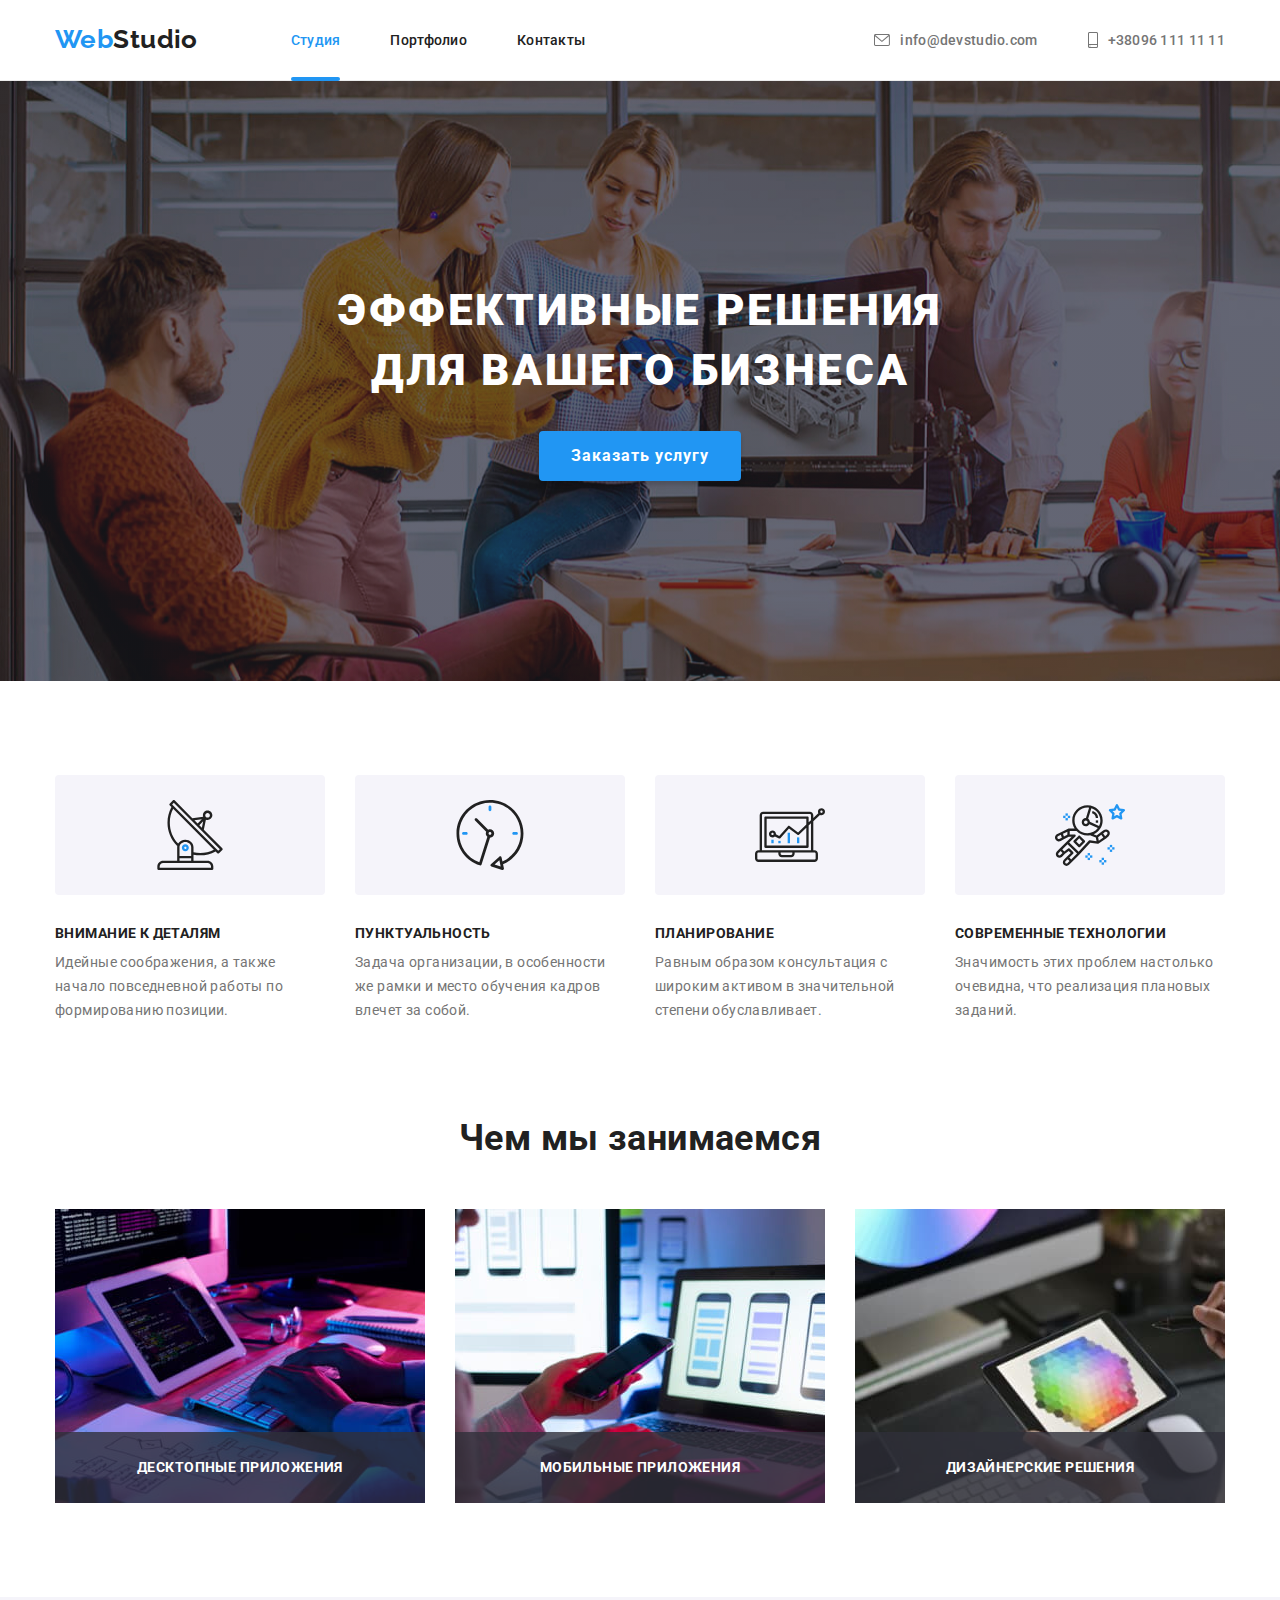
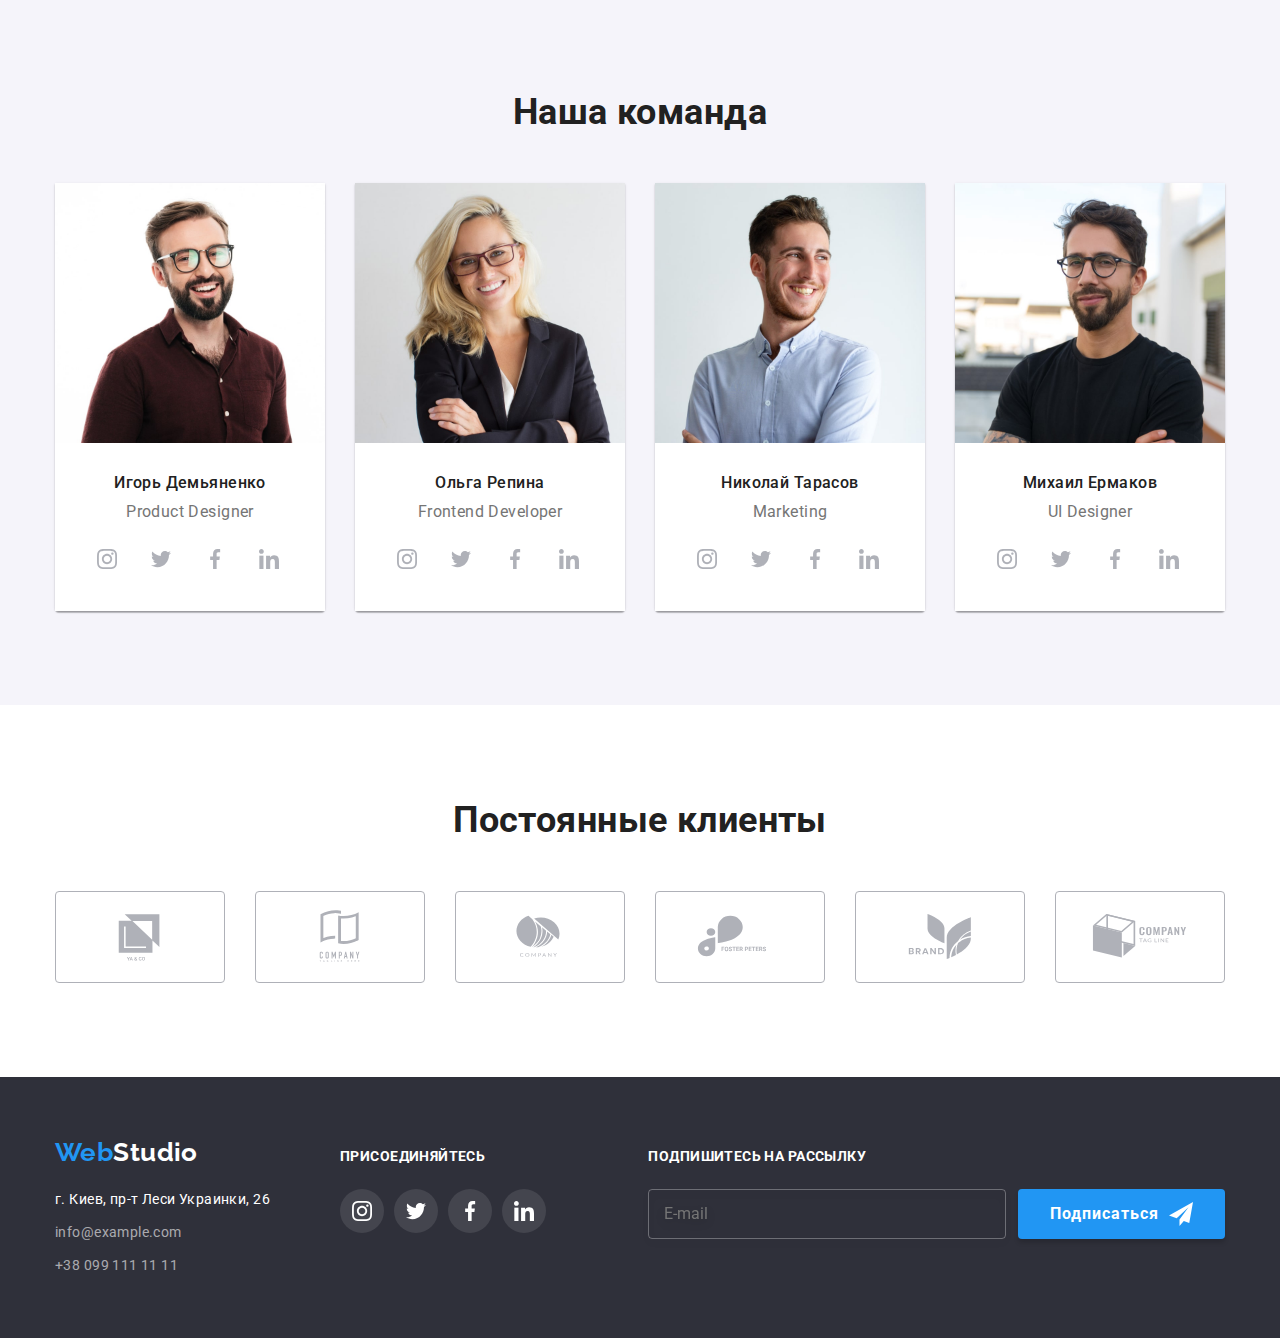
<file: index.html>
<!DOCTYPE html>
<html lang="ru">
  <head>
    <meta charset="UTF-8" />
    <meta http-equiv="X-UA-Compatible" content="IE=edge" />
    <meta name="viewport" content="width=device-width, initial-scale=1.0" />
    <title>WebStudio</title>
    <link
      href="https://fonts.googleapis.com/css2?family=Raleway:wght@700&family=Roboto:wght@400;500;700;900&display=swap"
      rel="stylesheet"
    />
    <link
      rel="stylesheet"
      href="https://cdnjs.cloudflare.com/ajax/libs/modern-normalize/1.1.0/modern-normalize.min.css"
    />

    <link rel="stylesheet" href="./css/main.min.css" />
    <!-- <link rel="stylesheet" href="./css/styles.css" /> -->
  </head>
  <body>
    <header class="header">
      <div class="container header-container">
        <nav class="nav-list">
          <a class="logo link" href="./index.html" lang="en"
            >Web<span class="logo-dark">Studio</span></a
          >
          <ul class="nav-list list">
            <li class="nav-list-item">
              <a class="nav-list-link active-page link" href="./index.html"
                >Студия</a
              >
            </li>
            <li class="nav-list-item">
              <a class="nav-list-link link" href="./portfolio.html"
                >Портфолио
              </a>
            </li>
            <li class="nav-list-item">
              <a class="nav-list-link link" href="">Контакты </a>
            </li>
          </ul>
        </nav>
        <ul class="list header-cont-list">
          <li class="header-cont-item">
            <a
              class="nav-list-link contact-list link"
              href="mailto:info@devstudio.com"
            >
              <svg class="header-cont-icon" width="16" height="12">
                <use href="./images/sprite.svg#email"></use></svg
              >info@devstudio.com
            </a>
          </li>
          <li class="header-cont-item">
            <a class="nav-list-link contact-list link" href="tel:+380961111111">
              <svg class="header-cont-icon" height="16" width="10">
                <use href="./images/sprite.svg#smartphone"></use></svg
              >+38096 111 11 11
            </a>
          </li>
        </ul>
      </div>
    </header>
    <main>
      <section class="hero">
        <div class="container">
          <h1 class="main-title">Эффективные решения для вашего бизнеса</h1>
          <button class="modal-btn" type="button" data-modal-open>
            Заказать услугу
          </button>
        </div>
      </section>
      <section class="section advantages">
        <div class="container">
          <h2 class="visually-hidden">Наши преимущества</h2>

          <ul class="list advantages-list card-set">
            <li class="card-set-item advantages-item">
              <div class="advantages-pic">
                <svg class="advantages-icon" width="70" height="70">
                  <use href="./images/sprite.svg#antenna"></use>
                </svg>
              </div>
              <h3 class="advantages-subtitle">Внимание к деталям</h3>
              <p>
                Идейные соображения, а также начало повседневной работы по
                формированию позиции.
              </p>
            </li>

            <li class="card-set-item advantages-item">
              <div class="advantages-pic">
                <svg class="advantages-icon" width="70" height="70">
                  <use href="./images/sprite.svg#clock"></use>
                </svg>
              </div>
              <h3 class="advantages-subtitle">Пунктуальность</h3>
              <p>
                Задача организации, в особенности же рамки и место обучения
                кадров влечет за собой.
              </p>
            </li>

            <li class="card-set-item advantages-item">
              <div class="advantages-pic">
                <svg class="advantages-icon" width="70" height="70">
                  <use href="./images/sprite.svg#diagram"></use>
                </svg>
              </div>
              <h3 class="advantages-subtitle">Планирование</h3>
              <p>
                Равным образом консультация с широким активом в значительной
                степени обуславливает.
              </p>
            </li>

            <li class="card-set-item advantages-item">
              <div class="advantages-pic">
                <svg class="advantages-icon" width="70" height="70">
                  <use href="./images/sprite.svg#astronaut"></use>
                </svg>
              </div>
              <h3 class="advantages-subtitle">Современные технологии</h3>
              <p>
                Значимость этих проблем настолько очевидна, что реализация
                плановых заданий.
              </p>
            </li>
          </ul>
        </div>
      </section>
      <section class="section services">
        <div class="container">
          <h2 class="section-title">Чем мы занимаемся</h2>
          <ul class="list services-list card-set">
            <li class="services-item card-set-item">
              <img
                src="./images/about-1.jpg"
                alt="Написание кода"
                width="370"
                height="294"
              />
              <p class="services-text">десктопные приложения</p>
            </li>
            <li class="services-item card-set-item">
              <img
                src="./images/about-2.jpg"
                alt="Разработка мобильных приложений"
                width="370"
                height="294"
              />
              <p class="services-text">мобильные приложения</p>
            </li>
            <li class="services-item card-set-item">
              <img
                src="./images/about-3.jpg"
                alt="Дизайнерские решения"
                width="370"
                height="294"
              />
              <p class="services-text">дизайнерские решения</p>
            </li>
          </ul>
        </div>
      </section>
      <section class="our-team section">
        <div class="container">
          <h2 class="section-title">Наша команда</h2>
          <ul class="list team-list card-set">
            <li class="team-list-item card-set-item">
              <img
                src="./images/team-1.jpg"
                alt="Игорь Демьяненко - Product Designer"
                width="270"
                height="260"
              />
              <div class="team-member">
                <h3 class="team-name">Игорь Демьяненко</h3>
                <p class="team-position">Product Designer</p>
                <ul class="social-list list">
                  <li class="social-item">
                    <a
                      class="social-link link"
                      href=""
                      target="_blank"
                      rel="noopener noreferrer nofollow"
                    >
                      <svg class="social-icon" width="20" height="20">
                        <use href="./images/sprite.svg#instagram"></use>
                      </svg>
                    </a>
                  </li>
                  <li class="social-item">
                    <a
                      class="social-link link"
                      href=""
                      target="_blank"
                      rel="noopener noreferrer nofollow"
                    >
                      <svg class="social-icon" width="20" height="20">
                        <use href="./images/sprite.svg#twitter"></use>
                      </svg>
                    </a>
                  </li>
                  <li class="social-item">
                    <a
                      class="social-link link"
                      href=""
                      target="_blank"
                      rel="noopener noreferrer nofollow"
                    >
                      <svg class="social-icon" width="20" height="20">
                        <use href="./images/sprite.svg#facebook"></use>
                      </svg>
                    </a>
                  </li>
                  <li class="social-item">
                    <a
                      class="social-link link"
                      href=""
                      target="_blank"
                      rel="noopener noreferrer nofollow"
                    >
                      <svg class="social-icon" width="20" height="20">
                        <use href="./images/sprite.svg#linkedin"></use>
                      </svg>
                    </a>
                  </li>
                </ul>
              </div>
            </li>
            <li class="team-list-item card-set-item">
              <img
                src="./images/team-2.jpg"
                alt="Ольга Репина - Frontend Developer"
                width="270"
                height="260"
              />
              <div class="team-member">
                <h3 class="team-name">Ольга Репина</h3>
                <p class="team-position">Frontend Developer</p>
                <ul class="social-list list">
                  <li class="social-item">
                    <a
                      class="social-link link"
                      href=""
                      target="_blank"
                      rel="noopener noreferrer nofollow"
                    >
                      <svg class="social-icon" width="20" height="20">
                        <use href="./images/sprite.svg#instagram"></use>
                      </svg>
                    </a>
                  </li>
                  <li class="social-item">
                    <a
                      class="social-link link"
                      href=""
                      target="_blank"
                      rel="noopener noreferrer nofollow"
                    >
                      <svg class="social-icon" width="20" height="20">
                        <use href="./images/sprite.svg#twitter"></use>
                      </svg>
                    </a>
                  </li>
                  <li class="social-item">
                    <a
                      class="social-link link"
                      href=""
                      target="_blank"
                      rel="noopener noreferrer nofollow"
                    >
                      <svg class="social-icon" width="20" height="20">
                        <use href="./images/sprite.svg#facebook"></use>
                      </svg>
                    </a>
                  </li>
                  <li class="social-item">
                    <a
                      class="social-link link"
                      href=""
                      target="_blank"
                      rel="noopener noreferrer nofollow"
                    >
                      <svg class="social-icon" width="20" height="20">
                        <use href="./images/sprite.svg#linkedin"></use>
                      </svg>
                    </a>
                  </li>
                </ul>
              </div>
            </li>
            <li class="team-list-item card-set-item">
              <img
                src="./images/team-3.jpg"
                alt="Николай Тарасов - Marketing"
                width="270"
                height="260"
              />
              <div class="team-member">
                <h3 class="team-name">Николай Тарасов</h3>
                <p class="team-position">Marketing</p>
                <ul class="social-list list">
                  <li class="social-item">
                    <a
                      class="social-link link"
                      href=""
                      target="_blank"
                      rel="noopener noreferrer nofollow"
                    >
                      <svg class="social-icon" width="20" height="20">
                        <use href="./images/sprite.svg#instagram"></use>
                      </svg>
                    </a>
                  </li>
                  <li class="social-item">
                    <a
                      class="social-link link"
                      href=""
                      target="_blank"
                      rel="noopener noreferrer nofollow"
                    >
                      <svg class="social-icon" width="20" height="20">
                        <use href="./images/sprite.svg#twitter"></use>
                      </svg>
                    </a>
                  </li>
                  <li class="social-item">
                    <a
                      class="social-link link"
                      href=""
                      target="_blank"
                      rel="noopener noreferrer nofollow"
                    >
                      <svg class="social-icon" width="20" height="20">
                        <use href="./images/sprite.svg#facebook"></use>
                      </svg>
                    </a>
                  </li>
                  <li class="social-item">
                    <a
                      class="social-link link"
                      href=""
                      target="_blank"
                      rel="noopener noreferrer nofollow"
                    >
                      <svg class="social-icon" width="20" height="20">
                        <use href="./images/sprite.svg#linkedin"></use>
                      </svg>
                    </a>
                  </li>
                </ul>
              </div>
            </li>
            <li class="card-set-item team-list-item">
              <img
                src="./images/team-4.jpg"
                alt="Михаил Ермаков - UI Designer"
                width="270"
                height="260"
              />
              <div class="team-member">
                <h3 class="team-name">Михаил Ермаков</h3>
                <p class="team-position">UI Designer</p>
                <ul class="social-list list">
                  <li class="social-item">
                    <a
                      class="social-link link"
                      href=""
                      target="_blank"
                      rel="noopener noreferrer nofollow"
                    >
                      <svg class="social-icon" width="20" height="20">
                        <use href="./images/sprite.svg#instagram"></use>
                      </svg>
                    </a>
                  </li>
                  <li class="social-item">
                    <a
                      class="social-link link"
                      href=""
                      target="_blank"
                      rel="noopener noreferrer nofollow"
                    >
                      <svg class="social-icon" width="20" height="20">
                        <use href="./images/sprite.svg#twitter"></use>
                      </svg>
                    </a>
                  </li>
                  <li class="social-item">
                    <a
                      class="social-link link"
                      href=""
                      target="_blank"
                      rel="noopener noreferrer nofollow"
                    >
                      <svg class="social-icon" width="20" height="20">
                        <use href="./images/sprite.svg#facebook"></use>
                      </svg>
                    </a>
                  </li>
                  <li class="social-item">
                    <a
                      class="social-link link"
                      href=""
                      target="_blank"
                      rel="noopener noreferrer nofollow"
                    >
                      <svg class="social-icon" width="20" height="20">
                        <use href="./images/sprite.svg#linkedin"></use>
                      </svg>
                    </a>
                  </li>
                </ul>
              </div>
            </li>
          </ul>
        </div>
      </section>
      <section class="section">
        <div class="container">
          <h2 class="section-title">Постоянные клиенты</h2>
          <ul class="client-list list card-set">
            <li class="card-set-item">
              <a
                class="client-link link"
                href=""
                target="_blank"
                rel="noopener noreferrer nofollow"
              >
                <svg class="client-icon" width="106" height="60">
                  <use href="./images/sprite.svg#client-1"></use>
                </svg>
              </a>
            </li>
            <li class="card-set-item">
              <a
                class="client-link link"
                href=""
                target="_blank"
                rel="noopener noreferrer nofollow"
              >
                <svg class="client-icon" width="106" height="60">
                  <use href="./images/sprite.svg#client-2"></use>
                </svg>
              </a>
            </li>
            <li class="card-set-item">
              <a
                class="client-link link"
                href=""
                target="_blank"
                rel="noopener noreferrer nofollow"
              >
                <svg class="client-icon" width="106" height="60">
                  <use href="./images/sprite.svg#client-3"></use>
                </svg>
              </a>
            </li>
            <li class="card-set-item">
              <a
                class="client-link link"
                href=""
                target="_blank"
                rel="noopener noreferrer nofollow"
              >
                <svg class="client-icon" width="106" height="60">
                  <use href="./images/sprite.svg#client-4"></use>
                </svg>
              </a>
            </li>
            <li class="card-set-item">
              <a
                class="client-link link"
                href=""
                target="_blank"
                rel="noopener noreferrer nofollow"
              >
                <svg class="client-icon" width="106" height="60">
                  <use href="./images/sprite.svg#client-5"></use>
                </svg>
              </a>
            </li>
            <li class="card-set-item">
              <a
                class="client-link link"
                href=""
                target="_blank"
                rel="noopener noreferrer nofollow"
              >
                <svg class="client-icon" width="106" height="60">
                  <use href="./images/sprite.svg#client-6"></use>
                </svg>
              </a>
            </li>
          </ul>
        </div>
      </section>
    </main>
    <footer class="footer">
      <div class="container footer-div">
        <div class="footer-item">
          <a class="logo link" href="./index.html" lang="en"
            >Web<span class="logo-light">Studio</span>
          </a>
          <address class="address">
            <ul class="list">
              <li class="address-item">
                <a
                  class="address-link link"
                  href="https://goo.gl/maps/Spa61aAKm8HjvVaVA"
                  target="_blank"
                  rel="noopener noreferrer nofollow"
                  >г. Киев, пр-т Леси Украинки, 26
                </a>
              </li>
              <li class="address-item">
                <a class="address-link link" href="mailto:info@example.com"
                  >info@example.com
                </a>
              </li>
              <li class="address-item">
                <a class="address-link link" href="tel:+380991111111"
                  >+38 099 111 11 11
                </a>
              </li>
            </ul>
          </address>
        </div>
        <div class="footer-item">
          <h3 class="footer-social-subtitle">Присоединяйтесь</h3>
          <ul class="social-list list">
            <li class="social-item">
              <a
                class="social-link link"
                href=""
                target="_blank"
                rel="noopener noreferrer nofollow"
              >
                <svg class="social-icon" width="20" height="20">
                  <use href="./images/sprite.svg#instagram"></use>
                </svg>
              </a>
            </li>
            <li class="social-item">
              <a
                class="social-link link"
                href=""
                target="_blank"
                rel="noopener noreferrer nofollow"
              >
                <svg class="social-icon" width="20" height="20">
                  <use href="./images/sprite.svg#twitter"></use>
                </svg>
              </a>
            </li>
            <li class="social-item">
              <a
                class="social-link link"
                href=""
                target="_blank"
                rel="noopener noreferrer nofollow"
              >
                <svg class="social-icon" width="20" height="20">
                  <use href="./images/sprite.svg#facebook"></use>
                </svg>
              </a>
            </li>
            <li class="social-item">
              <a
                class="social-link link"
                href=""
                target="_blank"
                rel="noopener noreferrer nofollow"
              >
                <svg class="social-icon" width="20" height="20">
                  <use href="./images/sprite.svg#linkedin"></use>
                </svg>
              </a>
            </li>
          </ul>
        </div>
        <div class="footer-item">
          <form class="email-subscription-form">
            <label
              for="email-subscription-input"
              class="footer-social-subtitle"
            >
              подпишитесь на рассылку
            </label>
            <div class="footer-email-input-btn-box">
              <input
                id="email-subscription-input"
                type="email"
                name="user_email_subscription"
                class="email-subscription-input"
                placeholder="E-mail"
              />
              <button type="submit" class="modal-btn">
                Подписаться
                <span class="subcribe-icon-wrapper">
                  <svg class="subcribe-icon" width="24" height="24">
                    <use href="./images/sprite.svg#subscribe"></use>
                  </svg>
                </span>
              </button>
            </div>
          </form>
        </div>
      </div>
    </footer>
    <div class="backdrop is-hidden" data-modal>
      <div class="modal">
        <button type="button" class="modal-btn-close" data-modal-close>
          <svg class="modal-close-icon" width="11" height="11">
            <use href="./images/sprite.svg#close"></use>
          </svg>
        </button>
        <form class="contact-form">
          <p class="modal-subtitle">Оставьте свои данные, мы вам перезвоним</p>
          <label class="contact-form-field">
            <span class="contact-form-input-subtitle"> Имя </span>
            <span class="contact-form-input-wrapper">
              <input
                type="text"
                class="contact-form-input"
                name="user_name"
                required
                minlength="3"
                pattern="^[a-zA-Zа-яА-Я]+$"
              />
              <svg class="contact-form-icon" width="18" height="18">
                <use href="./images/sprite.svg#name-icon"></use>
              </svg>
            </span>
          </label>
          <label class="contact-form-field">
            <span class="contact-form-input-subtitle"> Телефон </span>
            <span class="contact-form-input-wrapper">
              <input
                type="tel"
                class="contact-form-input"
                name="user_tel"
                required
                pattern="[0-9]{3}[0-9]{3}[0-9]{2}[0-9]{2}"
              />
              <svg class="contact-form-icon" width="18" height="18">
                <use href="./images/sprite.svg#tel-icon"></use>
              </svg>
            </span>
          </label>
          <label class="contact-form-field">
            <span class="contact-form-input-subtitle"> Почта </span>
            <span class="contact-form-input-wrapper">
              <input
                type="email"
                class="contact-form-input"
                name="user_email"
                required
                pattern="([A-z0-9_.-]{1,})@([A-z0-9_.-]{1,}).([A-z]{2,8})"
              />
              <svg class="contact-form-icon" width="18" height="18">
                <use href="./images/sprite.svg#email-icon"></use>
              </svg>
            </span>
          </label>
          <label class="contact-form-field">
            <span class="contact-form-input-subtitle"> Комментарий </span>
            <textarea
              class="contact-form-comment"
              name="user_comment"
              placeholder="Введите текст"
            ></textarea>
          </label>
          <div class="contact-form-checkbox-wrapper">
            <input
              name="accept_policy"
              type="checkbox"
              class="contact-form-checkbox visually-hidden"
              id="policy-checkbox"
              required
            />
            <label for="policy-checkbox" class="contact-form-checkbox-label">
              <span class="checkbox-icon-wrapper">
                <svg class="checkbox-icon" width="11px" height="8px">
                  <use href="./images/sprite.svg#checkbox-icon"></use>
                </svg>
              </span>
              Соглашаюсь с рассылкой и принимаю&nbsp;<a
                class="link policy-link"
                href=""
                >Условия договора</a
              >
            </label>
          </div>
          <button type="submit" class="modal-btn">Отправить</button>
        </form>
      </div>
    </div>
    <script src="./js/modal.js"></script>
  </body>
</html>
</file>
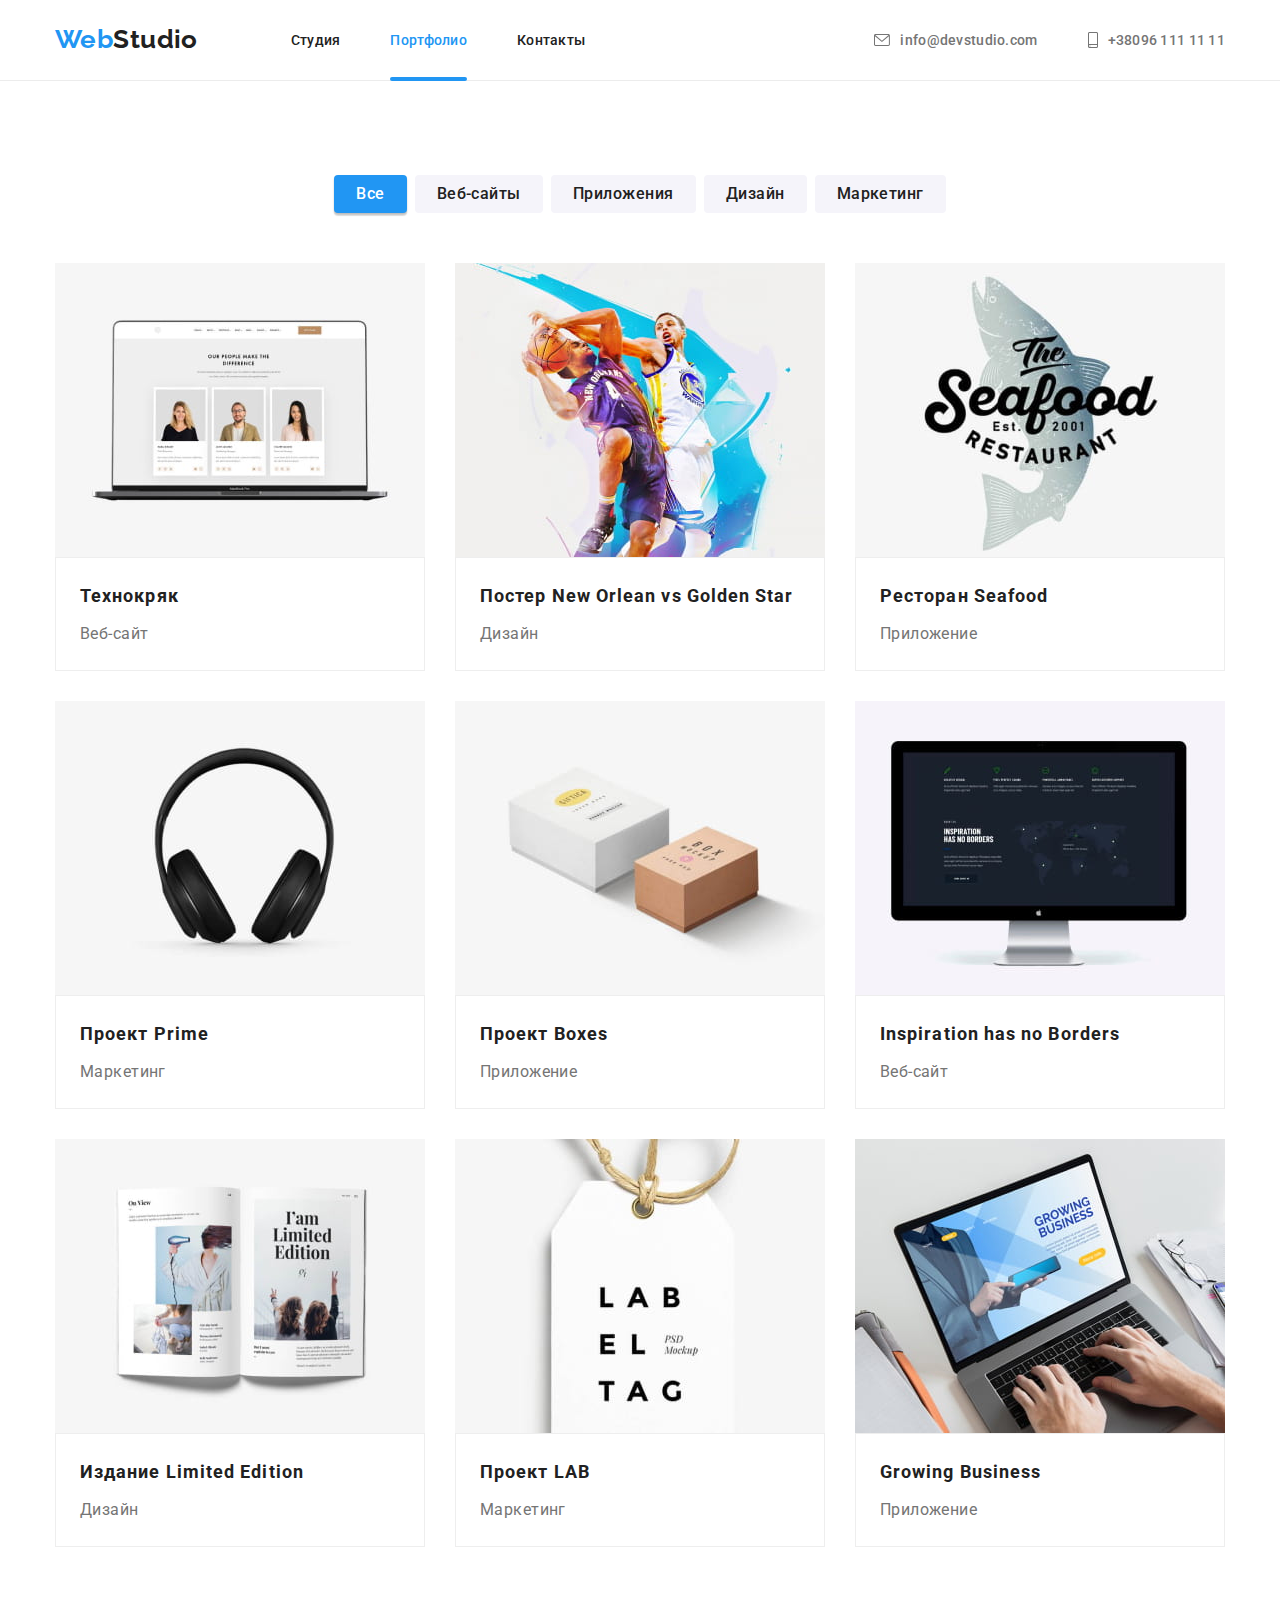
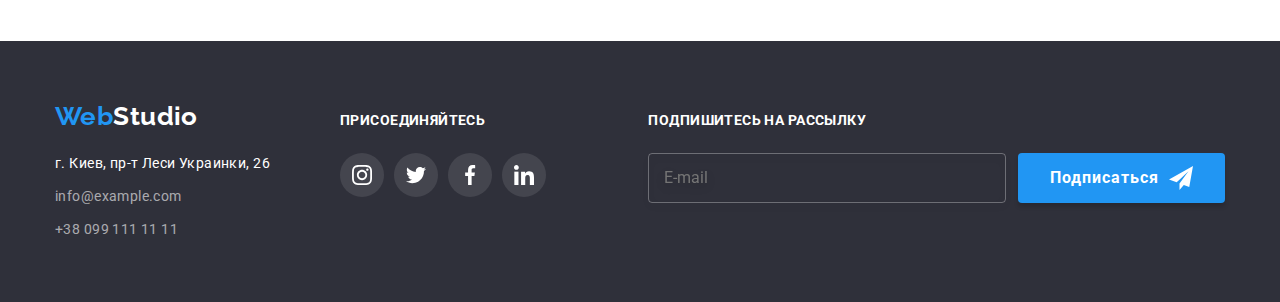
<file: portfolio.html>
<!DOCTYPE html>
<html lang="en">
  <head>
    <meta charset="UTF-8" />
    <meta http-equiv="X-UA-Compatible" content="IE=edge" />
    <meta name="viewport" content="width=device-width, initial-scale=1.0" />
    <title>Portfolio</title>
    <link rel="preconnect" href="https://fonts.googleapis.com" />
    <link rel="preconnect" href="https://fonts.gstatic.com" crossorigin />
    <link
      href="https://fonts.googleapis.com/css2?family=Raleway:wght@700&family=Roboto:wght@400;500;700;900&display=swap"
      rel="stylesheet"
    />
    <link
      rel="stylesheet"
      href="https://cdnjs.cloudflare.com/ajax/libs/modern-normalize/1.1.0/modern-normalize.min.css"
    />
    <link rel="stylesheet" href="./css/main.min.css" />
    <!-- <link rel="stylesheet" href="./css/styles.css" /> -->
  </head>
  <body>
    <header class="header">
      <div class="container header-container">
        <nav class="nav-list">
          <a class="logo link" href="./index.html" lang="en"
            >Web<span class="logo-dark">Studio</span></a
          >
          <ul class="nav-list list">
            <li class="nav-list-item">
              <a class="nav-list-link link" href="./index.html">Студия</a>
            </li>
            <li class="nav-list-item">
              <a class="nav-list-link active-page link" href="./portfolio.html"
                >Портфолио
              </a>
            </li>
            <li class="nav-list-item">
              <a class="nav-list-link link" href="">Контакты </a>
            </li>
          </ul>
        </nav>
        <ul class="list header-cont-list">
          <li class="header-cont-item">
            <a
              class="nav-list-link contact-list link"
              href="mailto:info@devstudio.com"
            >
              <svg class="header-cont-icon" width="16" height="12">
                <use href="./images/sprite.svg#email"></use></svg
              >info@devstudio.com
            </a>
          </li>
          <li class="header-cont-item">
            <a class="nav-list-link contact-list link" href="tel:+380961111111">
              <svg class="header-cont-icon" height="16" width="10">
                <use href="./images/sprite.svg#smartphone"></use></svg
              >+38096 111 11 11
            </a>
          </li>
        </ul>
      </div>
    </header>
    <main>
      <div class="container">
        <section class="section">
          <h1 class="visually-hidden">Наши работы</h1>
          <ul class="list filter-btn-list">
            <li class="filter-btn-item">
              <button class="filter-btn active-btn" type="button">Все</button>
            </li>
            <li class="filter-btn-item">
              <button class="filter-btn" type="button">Веб-сайты</button>
            </li>
            <li class="filter-btn-item">
              <button class="filter-btn" type="button">Приложения</button>
            </li>
            <li class="filter-btn-item">
              <button class="filter-btn" type="button">Дизайн</button>
            </li>
            <li class="filter-btn-item">
              <button class="filter-btn" type="button">Маркетинг</button>
            </li>
          </ul>
          <ul class="list filter-list card-set">
            <li class="card-set-item work-item">
              <a
                class="link work-link"
                href=""
                target="_blank"
                rel="noopener noreferrer nofollow"
              >
                <div class="work-item-img-wrapper">
                  <img
                    src="./images/techno-crack.jpg"
                    alt="Сайт технокряк"
                    width="370"
                    height="294"
                  />
                  <p class="overlay">
                    Ресурс предлагает комплексные предложения с разным уровнем
                    функционала и сервисов. Все это позволит посетителю получить
                    исчерпывающие сведения о компании или частном лице.
                  </p>
                </div>
                <div class="filter-item-text">
                  <h2 class="products-subtitle">Технокряк</h2>
                  <p class="product-type">Веб-сайт</p>
                </div>
              </a>
            </li>
            <li class="card-set-item work-item">
              <a
                class="link work-link"
                href=""
                target="_blank"
                rel="noopener noreferrer nofollow"
              >
                <div class="work-item-img-wrapper">
                  <img
                    src="./images/new-orlean.jpg"
                    alt="Постер New Orlean vs Golden Star"
                    width="370"
                    height="294"
                  />
                  <p class="overlay">
                    Ресурс предлагает комплексные предложения с разным уровнем
                    функционала и сервисов. Все это позволит посетителю получить
                    исчерпывающие сведения о компании или частном лице.
                  </p>
                </div>
                <div class="filter-item-text">
                  <h2 class="products-subtitle">
                    Постер <span lang="en"> New Orlean vs Golden Star</span>
                  </h2>
                  <p class="product-type">Дизайн</p>
                </div>
              </a>
            </li>
            <li class="card-set-item work-item">
              <a
                class="link work-link"
                href=""
                target="_blank"
                rel="noopener noreferrer nofollow"
              >
                <div class="work-item-img-wrapper">
                  <img
                    src="./images/seafood.jpg"
                    alt="ресторан Seafood"
                    width="370"
                    height="294"
                  />
                  <p class="overlay">
                    Ресурс предлагает комплексные предложения с разным уровнем
                    функционала и сервисов. Все это позволит посетителю получить
                    исчерпывающие сведения о компании или частном лице.
                  </p>
                </div>
                <div class="filter-item-text">
                  <h2 class="products-subtitle">
                    Ресторан <span lang="en">Seafood</span>
                  </h2>
                  <p class="product-type">Приложение</p>
                </div>
              </a>
            </li>
            <li class="card-set-item work-item">
              <a
                class="link work-link"
                href=""
                target="_blank"
                rel="noopener noreferrer nofollow"
              >
                <div class="work-item-img-wrapper">
                  <img
                    src="./images/prime.jpg"
                    alt="Проект Prime"
                    width="370"
                    height="294"
                  />
                  <p class="overlay">
                    Ресурс предлагает комплексные предложения с разным уровнем
                    функционала и сервисов. Все это позволит посетителю получить
                    исчерпывающие сведения о компании или частном лице.
                  </p>
                </div>
                <div class="filter-item-text">
                  <h2 class="products-subtitle">
                    Проект <span lang="en">Prime</span>
                  </h2>
                  <p class="product-type">Маркетинг</p>
                </div>
              </a>
            </li>
            <li class="card-set-item work-item">
              <a
                class="link work-link"
                href=""
                target="_blank"
                rel="noopener noreferrer nofollow"
              >
                <div class="work-item-img-wrapper">
                  <img
                    src="./images/boxes.jpg"
                    alt="Проект Boxes"
                    width="370"
                    height="294"
                  />
                  <p class="overlay">
                    Ресурс предлагает комплексные предложения с разным уровнем
                    функционала и сервисов. Все это позволит посетителю получить
                    исчерпывающие сведения о компании или частном лице.
                  </p>
                </div>
                <div class="filter-item-text">
                  <h2 class="products-subtitle">
                    Проект <span lang="en">Boxes</span>
                  </h2>
                  <p class="product-type">Приложение</p>
                </div>
              </a>
            </li>
            <li class="card-set-item work-item">
              <a
                class="link work-link"
                href=""
                target="_blank"
                rel="noopener noreferrer nofollow"
              >
                <div class="work-item-img-wrapper">
                  <img
                    src="./images/inspiration.jpg"
                    alt="Веб-сайт Inspiration has no Borders"
                    width="370"
                    height="294"
                  />
                  <p class="overlay">
                    Ресурс предлагает комплексные предложения с разным уровнем
                    функционала и сервисов. Все это позволит посетителю получить
                    исчерпывающие сведения о компании или частном лице.
                  </p>
                </div>
                <div class="filter-item-text">
                  <h2 class="products-subtitle" lang="en">
                    Inspiration has no Borders
                  </h2>
                  <p class="product-type">Веб-сайт</p>
                </div>
              </a>
            </li>
            <li class="card-set-item work-item">
              <a
                class="link work-link"
                href=""
                target="_blank"
                rel="noopener noreferrer nofollow"
              >
                <div class="work-item-img-wrapper">
                  <img
                    src="./images/limited-edition.jpg"
                    alt="Издание Limited Edition"
                    width="370"
                    height="294"
                  />
                  <p class="overlay">
                    Ресурс предлагает комплексные предложения с разным уровнем
                    функционала и сервисов. Все это позволит посетителю получить
                    исчерпывающие сведения о компании или частном лице.
                  </p>
                </div>
                <div class="filter-item-text">
                  <h2 class="products-subtitle">
                    Издание <span lang="en">Limited Edition</span>
                  </h2>
                  <p class="product-type">Дизайн</p>
                </div>
              </a>
            </li>
            <li class="card-set-item work-item">
              <a
                class="link work-link"
                href=""
                target="_blank"
                rel="noopener noreferrer nofollow"
              >
                <div class="work-item-img-wrapper">
                  <img
                    src="./images/labeltag.jpg"
                    alt="Проект LAB"
                    width="370"
                    height="294"
                  />
                  <p class="overlay">
                    Ресурс предлагает комплексные предложения с разным уровнем
                    функционала и сервисов. Все это позволит посетителю получить
                    исчерпывающие сведения о компании или частном лице.
                  </p>
                </div>
                <div class="filter-item-text">
                  <h2 class="products-subtitle">
                    Проект <span lang="en">LAB</span>
                  </h2>
                  <p class="product-type">Маркетинг</p>
                </div>
              </a>
            </li>
            <li class="card-set-item work-item">
              <a
                class="link work-link"
                href=""
                target="_blank"
                rel="noopener noreferrer nofollow"
              >
                <div class="work-item-img-wrapper">
                  <img
                    src="./images/growing-business.jpg"
                    alt="Приложение Growing-business"
                    width="370"
                    height="294"
                  />
                  <p class="overlay">
                    Ресурс предлагает комплексные предложения с разным уровнем
                    функционала и сервисов. Все это позволит посетителю получить
                    исчерпывающие сведения о компании или частном лице.
                  </p>
                </div>
                <div class="filter-item-text">
                  <h2 class="products-subtitle" lang="en">Growing Business</h2>
                  <p class="product-type">Приложение</p>
                </div>
              </a>
            </li>
          </ul>
        </section>
      </div>
    </main>
    <footer class="footer">
      <div class="container footer-div">
        <div class="footer-item">
          <a class="logo link" href="./index.html" lang="en"
            >Web<span class="logo-light">Studio</span>
          </a>
          <address class="address">
            <ul class="list">
              <li class="address-item">
                <a
                  class="address-link link"
                  href="https://goo.gl/maps/Spa61aAKm8HjvVaVA"
                  target="_blank"
                  rel="noopener noreferrer nofollow"
                  >г. Киев, пр-т Леси Украинки, 26
                </a>
              </li>
              <li class="address-item">
                <a class="address-link link" href="mailto:info@example.com"
                  >info@example.com
                </a>
              </li>
              <li class="address-item">
                <a class="address-link link" href="tel:+380991111111"
                  >+38 099 111 11 11
                </a>
              </li>
            </ul>
          </address>
        </div>
        <div class="footer-item">
          <h3 class="footer-social-subtitle">Присоединяйтесь</h3>
          <ul class="social-list list">
            <li class="social-item">
              <a
                class="social-link link"
                href=""
                target="_blank"
                rel="noopener noreferrer nofollow"
              >
                <svg class="social-icon" width="20" height="20">
                  <use href="./images/sprite.svg#instagram"></use>
                </svg>
              </a>
            </li>
            <li class="social-item">
              <a
                class="social-link link"
                href=""
                target="_blank"
                rel="noopener noreferrer nofollow"
              >
                <svg class="social-icon" width="20" height="20">
                  <use href="./images/sprite.svg#twitter"></use>
                </svg>
              </a>
            </li>
            <li class="social-item">
              <a
                class="social-link link"
                href=""
                target="_blank"
                rel="noopener noreferrer nofollow"
              >
                <svg class="social-icon" width="20" height="20">
                  <use href="./images/sprite.svg#facebook"></use>
                </svg>
              </a>
            </li>
            <li class="social-item">
              <a
                class="social-link link"
                href=""
                target="_blank"
                rel="noopener noreferrer nofollow"
              >
                <svg class="social-icon" width="20" height="20">
                  <use href="./images/sprite.svg#linkedin"></use>
                </svg>
              </a>
            </li>
          </ul>
        </div>
        <div class="footer-item">
          <form class="email-subscription-form">
            <label for="email-subscription-input">
              <span class="footer-social-subtitle"
                >подпишитесь на рассылку</span
              >
            </label>
            <div class="footer-email-input-btn-box">
              <input
                id="email-subscription-input"
                type="email"
                name="user_email_subscription"
                class="email-subscription-input"
                placeholder="E-mail"
              />
              <button type="submit" class="modal-btn">
                Подписаться
                <span class="subcribe-icon-wrapper">
                  <svg class="subcribe-icon" width="24" height="24">
                    <use href="./images/sprite.svg#subscribe"></use>
                  </svg>
                </span>
              </button>
            </div>
          </form>
        </div>
      </div>
    </footer>
  </body>
</html>
</file>
<file: css/styles.css>
/* ==========START COMPONENTS========== */






/* ==========END COMPONENTS========== */

/* ==========START HEADER========== */


/* ==========END HEADER========== */

/* ==========START HERO========== */


/* ==========END HERO========== */

/* ==========START MAIN========== */
/* .subtitle {
  font-size: 36px;
  line-height: 1.17;
  text-align: center;
  letter-spacing: 0.03em;
  color: var(--secondary-text-logo-theme);
} */













/* ==========END MAIN========== */

/* ==========START FOOTER========== */



/* ==========END FOOTER========== */

/* ==========START MODAL========= */

/* ============END MODAL============ */
</file>
<file: css/main.min.css>
:root{--primary-font-family: "Roboto", sans-serif;--secondary-font-family: "Raleway", sans-serif;--accent-color: #2196f3;--accent-color-modal-btn: #188ce8;--primary-font-color: #757575;--secondary-font-color: #212121;--footer-contacts-color: rgba(255, 255, 255, 0.6);--color-white: #ffffff;--light-bg-col: #f5f4fa;--dark-bg-col: #2f303a;--card-item: 3;--card-gap: 30px;--icon-color: #AFB1B8;--transition: 250ms cubic-bezier(0.4, 0, 0.2, 1)}.visually-hidden{position:absolute;width:1px;height:1px;margin:-1px;padding:0;overflow:hidden;border:0;clip:rect(0, 0, 0, 0)}body{font-family:var(--primary-font-family),"Verdana",sans-serif;font-size:14px;line-height:1.71;letter-spacing:0.03em;color:var(--primary-font-color)}h1,h2,h3,p{margin-top:0;margin-bottom:0}ul,ol{margin-top:0;margin-bottom:0;padding-left:0}img{display:block;max-width:100%;height:auto}.section{padding-top:94px;padding-bottom:94px}.link{text-decoration:none;color:inherit}.list{list-style:none}.container{width:1200px;padding-left:15px;padding-right:15px;margin-left:auto;margin-right:auto}.header-container{display:flex;align-items:center}.card-set{display:flex;margin-left:calc(var(--card-gap) * -1);margin-top:calc(var(--card-gap) * -1);flex-wrap:wrap}.card-set-item{margin-left:var(--card-gap);margin-top:var(--card-gap);flex-basis:calc(100% / var(--card-item) - var(--card-gap))}.logo{font-family:var(--secondary-font-family);font-weight:700;font-size:26px;line-height:1.2;color:var(--accent-color)}.header .logo{margin-right:93px}.footer .logo{margin-bottom:20px;display:block}.logo-dark{color:var(--secondary-font-color)}.logo-light{color:var(--color-white)}.social-list{display:flex;align-items:center}.social-item:not(:last-child){margin-right:10px}.social-link{display:flex;align-items:center;justify-content:center;width:44px;height:44px;background-color:rgba(255,255,255,0.1);color:#afb1b8;border-radius:50%;transition:background-color var(--transition),color var(--transition)}.social-link:hover,.social-link:focus{background-color:var(--accent-color);color:var(--color-white)}.social-icon{fill:currentColor}.modal-btn{font-family:inherit;cursor:pointer;font-weight:bold;font-size:16px;line-height:1.87;display:flex;align-items:center;text-align:center;justify-content:center;letter-spacing:0.06em;color:var(--color-white);background:var(--accent-color);margin-left:auto;margin-right:auto;padding:10px 32px;min-width:200px;box-shadow:0px 4px 4px rgba(0,0,0,0.15);border-radius:4px;border:none;transition:background var(--transition)}.modal-btn:hover,.modal-btn:focus{background-color:var(--accent-color-modal-btn)}.section-title{margin-bottom:50px;font-size:36px;line-height:1.17;text-align:center;color:var(--secondary-font-color)}.backdrop{position:fixed;top:0;left:0;width:100vw;height:100vh;background-color:rgba(0,0,0,0.2);transition:visibility 250ms linear, opacity 250ms linear}.is-hidden{opacity:0;visibility:hidden;pointer-events:none;transition:visibility var(--transition),opacity var(--transition)}.modal{position:absolute;top:50%;left:50%;transform:translate(-50%, -50%);transition:transform var(--transition);width:528px;min-height:581px;background-color:var(--color-white);box-shadow:0px 1px 3px rgba(0,0,0,0.12),0px 1px 1px rgba(0,0,0,0.14),0px 2px 1px rgba(0,0,0,0.2);border-radius:4px;padding:40px}.backdrop.is-hidden .modal{transform:translate(100%, 100%) rotate(-90deg) scale(0)}.modal-btn-close{position:absolute;top:8px;right:8px;border-radius:50%;border:1px solid rgba(0,0,0,0.1);background-color:var(--color-white);width:30px;height:30px;padding:0;display:flex;align-items:center;justify-content:center;cursor:pointer}.modal-close-icon{transition:fill var(--transition)}.modal-btn-close:hover .modal-close-icon,.modal-btn-close:focus .modal-close-icon{fill:var(--accent-color)}.modal-subtitle{font-weight:700;font-size:20px;line-height:1.15;text-align:center;letter-spacing:0.03em;color:var(--secondary-font-color);margin-bottom:12px}.contact-form-field{display:block;font-weight:400;font-size:12px;line-height:1.17;letter-spacing:0.01em;color:var(--primary-font-color);margin-bottom:10px}.contact-form-input-wrapper{position:relative;display:flex}.contact-form-icon{position:absolute;display:block;top:50%;transform:translateY(-50%);left:15px;transition:fill var(--transition)}.contact-form-input:hover+.contact-form-icon,.contact-form-input:focus+.contact-form-icon{fill:var(--accent-color)}.contact-form-input{width:100%;height:40px;background:var(--color-white);padding-left:42px;border:1px solid rgba(33,33,33,0.2);box-sizing:border-box;border-radius:4px;transition:border-color var(--transition)}.contact-form-input:hover,.contact-form-input:focus{outline:none;border-color:var(--accent-color)}.contact-form-comment{display:block;width:100%;height:120px;margin-bottom:20px;padding:12px 16px;resize:none;border:1px solid rgba(33,33,33,0.2);box-sizing:border-box;border-radius:4px;transition:border-color var(--transition)}.contact-form-comment:hover,.contact-form-comment:focus{outline:none;border-color:var(--accent-color)}.contact-form-comment::placeholder{font-weight:400;font-size:14px;line-height:1.14;letter-spacing:0.01em;color:rgba(117,117,117,0.5)}.contact-form-checkbox-label{display:flex;flex-direction:row;align-items:center;justify-content:center}.checkbox-icon{display:block;fill:var(--color-white);opacity:0;transition:opacity var(--transition)}.contact-form-checkbox:checked+.contact-form-checkbox-label .checkbox-icon-wrapper .checkbox-icon{opacity:1}.checkbox-icon-wrapper{display:flex;align-items:center;justify-content:center;margin-right:7px;width:16px;height:15px;border-radius:2px;border:2px solid var(--secondary-font-color);transition:background var(--transition),border-color var(--transition)}.contact-form-checkbox:checked+.contact-form-checkbox-label .checkbox-icon-wrapper{border:none;background:var(--accent-color)}.contact-form-checkbox:hover+.contact-form-checkbox-label .checkbox-icon-wrapper,.contact-form-checkbox:focus+.contact-form-checkbox-label .checkbox-icon-wrapper{border-color:var(--accent-color)}.contact-form-checkbox-wrapper{margin-bottom:40px}.policy-checkbox{margin-bottom:30px}.policy-link{color:var(--accent-color);display:flex;border-bottom:1px solid var(--accent-color);line-height:1}.contact-form-input-subtitle{display:block;margin-bottom:4px}.header{border-bottom:1px solid #ececec}.nav-list{display:flex;align-items:center;color:var(--secondary-font-color)}.nav-list-link{padding-top:32px;padding-bottom:32px;font-weight:500;line-height:1.15;letter-spacing:0.02em;transition:color var(--transition)}.nav-list-item:not(:last-child),.header-cont-item:not(:last-child){margin-right:50px}.contact-list{display:flex;align-items:center}.client-list,.client-link{justify-content:center;align-items:center}.client-link{display:flex;width:170px;height:92px;border:1px solid currentColor;box-sizing:border-box;border-radius:4px;color:var(--icon-color);transition:color var(--transition)}.client-list,.nav-list-item,.header-cont-item{display:flex;align-items:center}.header-cont-icon{margin-right:10px;fill:currentColor}.header-cont-list{display:flex;margin-left:auto}.nav-list-link:hover,.nav-list-link:focus,.active-page{color:var(--accent-color)}.active-page{position:relative}.active-page::after{display:block;height:4px;width:100%;background-color:var(--accent-color);content:"";position:absolute;bottom:-1px;left:0px;border-radius:2px}.hero{background-image:linear-gradient(rgba(47,48,58,0.4), rgba(47,48,58,0.4)),url(../images/hero-bg.jpg);padding-top:200px;padding-bottom:200px;background-color:var(--dark-bg-col)}.main-title{margin-left:auto;margin-right:auto;margin-bottom:30px;max-width:700px;font-weight:900;font-size:44px;line-height:1.36;letter-spacing:0.06em;text-align:center;text-transform:uppercase;color:var(--color-white)}.advantages-pic{padding:25px;display:flex;justify-content:center;align-items:center;margin-bottom:30px;border-radius:4px;background-color:var(--light-bg-col)}.advantages-list{--card-item: 4}.advantages-subtitle{margin-bottom:10px;font-size:14px;line-height:1.15;text-transform:uppercase;color:var(--secondary-font-color)}.advantages{padding-bottom:47px}.services{padding-top:47px}.services-item{position:relative}.services-text{font-weight:700;line-height:1.17;color:var(--color-white);text-transform:uppercase;text-align:center;background-color:rgba(47,48,58,0.8);position:absolute;bottom:0;left:0;width:100%;padding:27px}.our-team{background-color:var(--light-bg-col);background-size:auto}.team-list{--card-item: 4}.team-list-item{box-shadow:0px 1px 3px rgba(0,0,0,0.12),0px 1px 1px rgba(0,0,0,0.14),0px 2px 1px rgba(0,0,0,0.2);border-radius:0px 0px 4px 4px}.team-name,.team-position{font-size:16px;line-height:1.19;text-align:center}.team-position{margin-bottom:16px}.team-name{font-weight:500;color:var(--secondary-font-color);margin-bottom:10px}.team-member{padding:30px;background-color:var(--color-white)}.client-icon{fill:currentColor}.client-link:hover,.client-link:focus{color:var(--accent-color)}.work-link:hover,.work-link:focus{box-shadow:0px 1px 1px rgba(0,0,0,0.12),0px 4px 4px rgba(0,0,0,0.06),1px 4px 6px rgba(0,0,0,0.16)}.client-list{--card-item: 6}.address-item:not(:last-child){margin-bottom:9px}.address-link{color:var(--footer-contacts-color);transition:var(--transition);font-style:normal}.address-link[target="_blank"]{color:var(--color-white)}.address-link:hover,.address-link:focus{color:var(--accent-color)}.footer{width:100%;background-color:var(--dark-bg-col);align-items:center;padding-top:60px;padding-bottom:60px}.footer .social-link{color:var(--color-white)}.footer-div{display:flex;align-items:baseline}.footer-item:not(:last-child){margin-right:70px}.footer-item:last-child{margin-left:auto}.footer-social-subtitle{color:var(--color-white);text-transform:uppercase;font-size:inherit;margin-bottom:20px;display:block;font-weight:700}.footer-email{margin-left:93px;min-width:570px}.email-subscription-input{display:block;color:rgba(255,255,255,0.6);font-weight:400;font-size:16px;line-height:1.25;width:358px;min-height:50px;background-color:transparent;border:1px solid rgba(255,255,255,0.3);box-sizing:border-box;filter:drop-shadow(0px 4px 4px rgba(0,0,0,0.15));border-radius:4px;padding-left:15px;transition:border-color var(--transition);margin-right:12px;cursor:pointer}.email-subscription-input:hover,.email-subscription-input:focus{outline:none;border-color:var(--accent-color)}.email-subscription-form{display:block}.footer-email-input-btn-box{display:flex}.contact-form-submit-btn:focus,.contact-form-submit-btn:hover,.email-subscription-form-btn:hover,.email-subscription-form-btn:focus{background-color:var(--accent-color-modal-btn)}.subcribe-icon{fill:currentColor}.subcribe-icon-wrapper{display:flex;margin-left:10px;margin-top:auto;margin-bottom:auto}.filter-item-text{padding:20px 24px;border:1px solid #eeeeee;background-color:var(--color-white)}.filter-btn{padding:6px 22px;border-radius:4px;border:none;align-items:center;font-family:inherit;font-weight:500;font-size:16px;line-height:1.62;text-align:center;letter-spacing:0.03em;background-color:var(--light-bg-col);color:var(--secondary-font-color);transition:color var(--transition),background-color var(--transition),box-shadow var(--transition)}.filter-btn-item:not(:last-child){margin-right:8px}.filter-btn:hover,.filter-btn:focus,.active-btn{color:var(--color-white);background-color:var(--accent-color);box-shadow:0px 3px 1px rgba(0,0,0,0.1),0px 1px 2px rgba(0,0,0,0.08),0px 2px 2px rgba(0,0,0,0.12)}.products-subtitle{margin-bottom:4px;color:var(--secondary-font-color);font-size:18px;line-height:2;letter-spacing:0.06em}.product-type{font-size:16px;line-height:2}.filter-btn-list{display:flex;justify-content:center;margin-bottom:50px}.work-link{display:flex;flex-direction:column;transition:box-shadow var(--transition)}.work-item-img-wrapper{position:relative;overflow:hidden}.overlay{background-color:rgba(33,150,243,0.9);padding:63px 24px;font-size:18px;line-height:1.33;color:var(--color-white);position:absolute;top:0;left:0;width:100%;height:100%;overflow:auto;transform:translateY(100%);transition:transform 250ms cubic-bezier(0.4, 0, 0.2, 1)}.work-link:hover .overlay,.work-link:focus .overlay{transform:translateY(0%)}
/*# sourceMappingURL=main.min.css.map */
</file>
